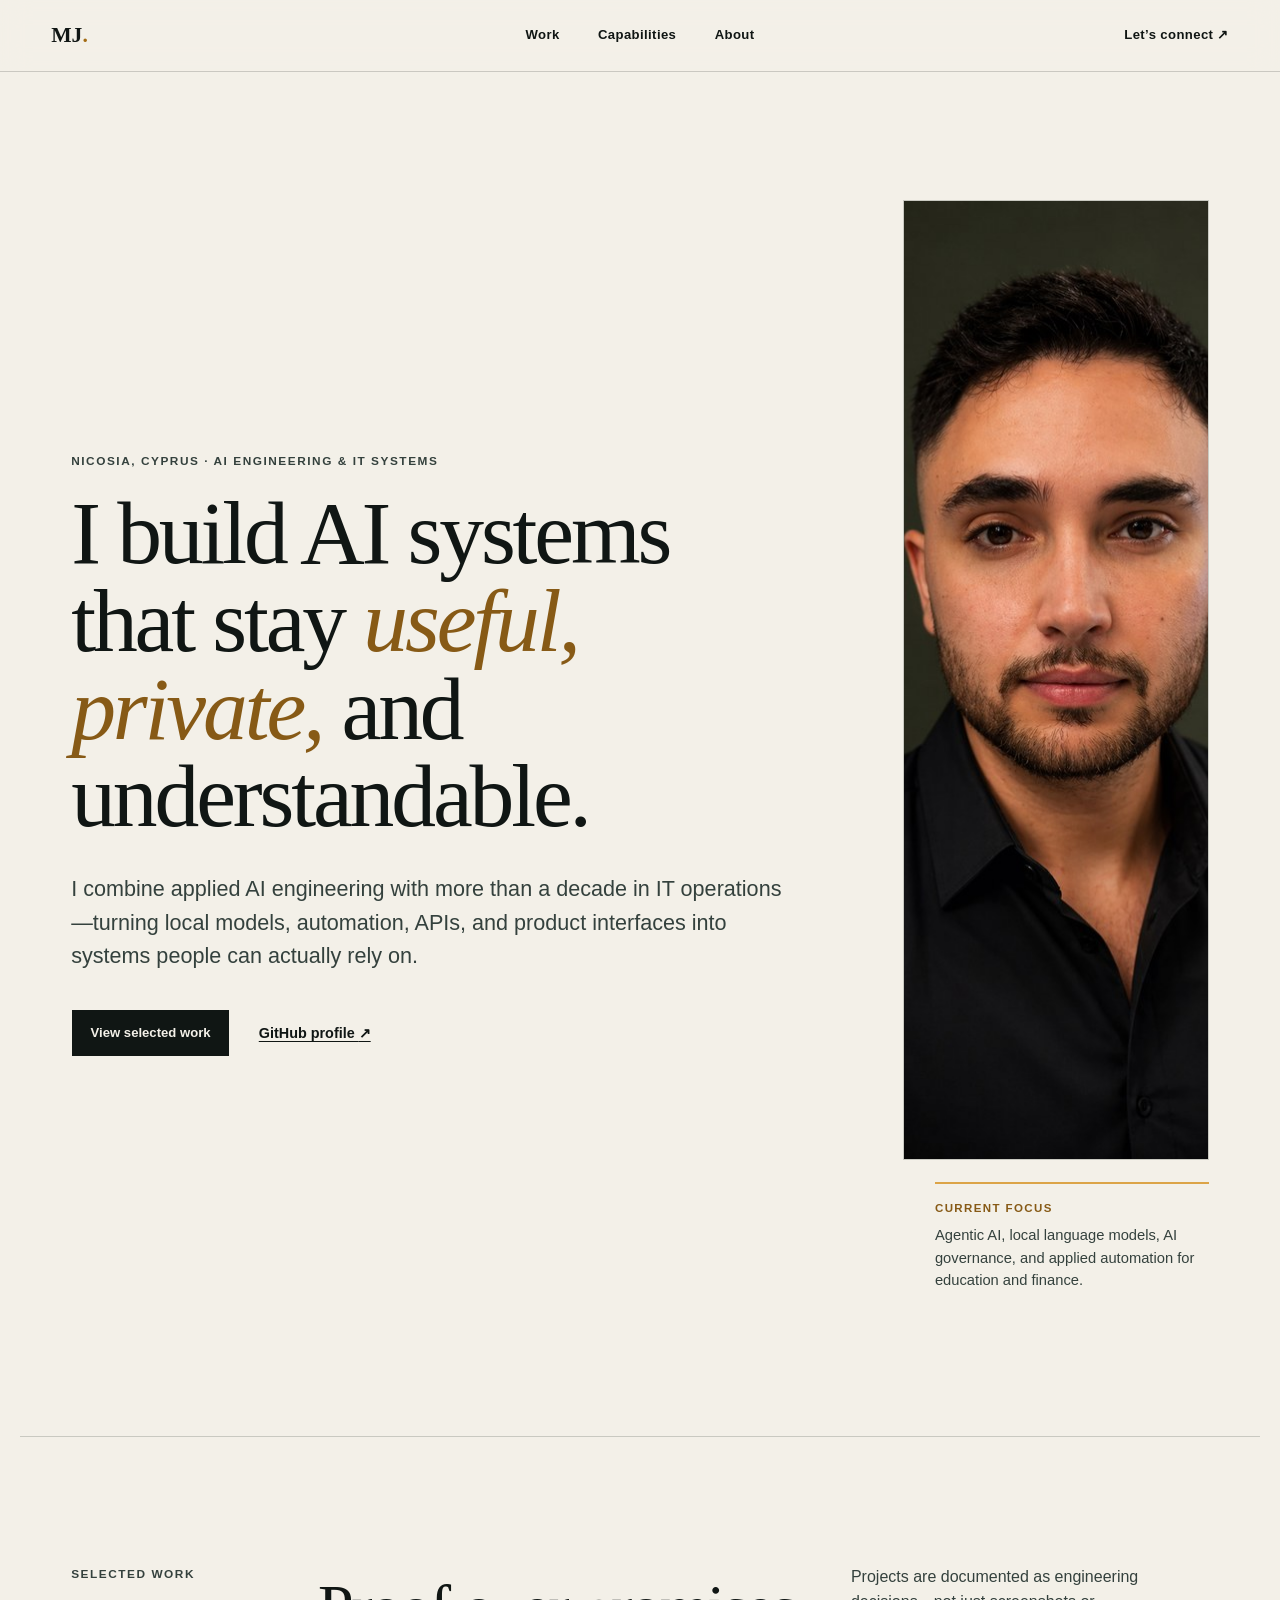
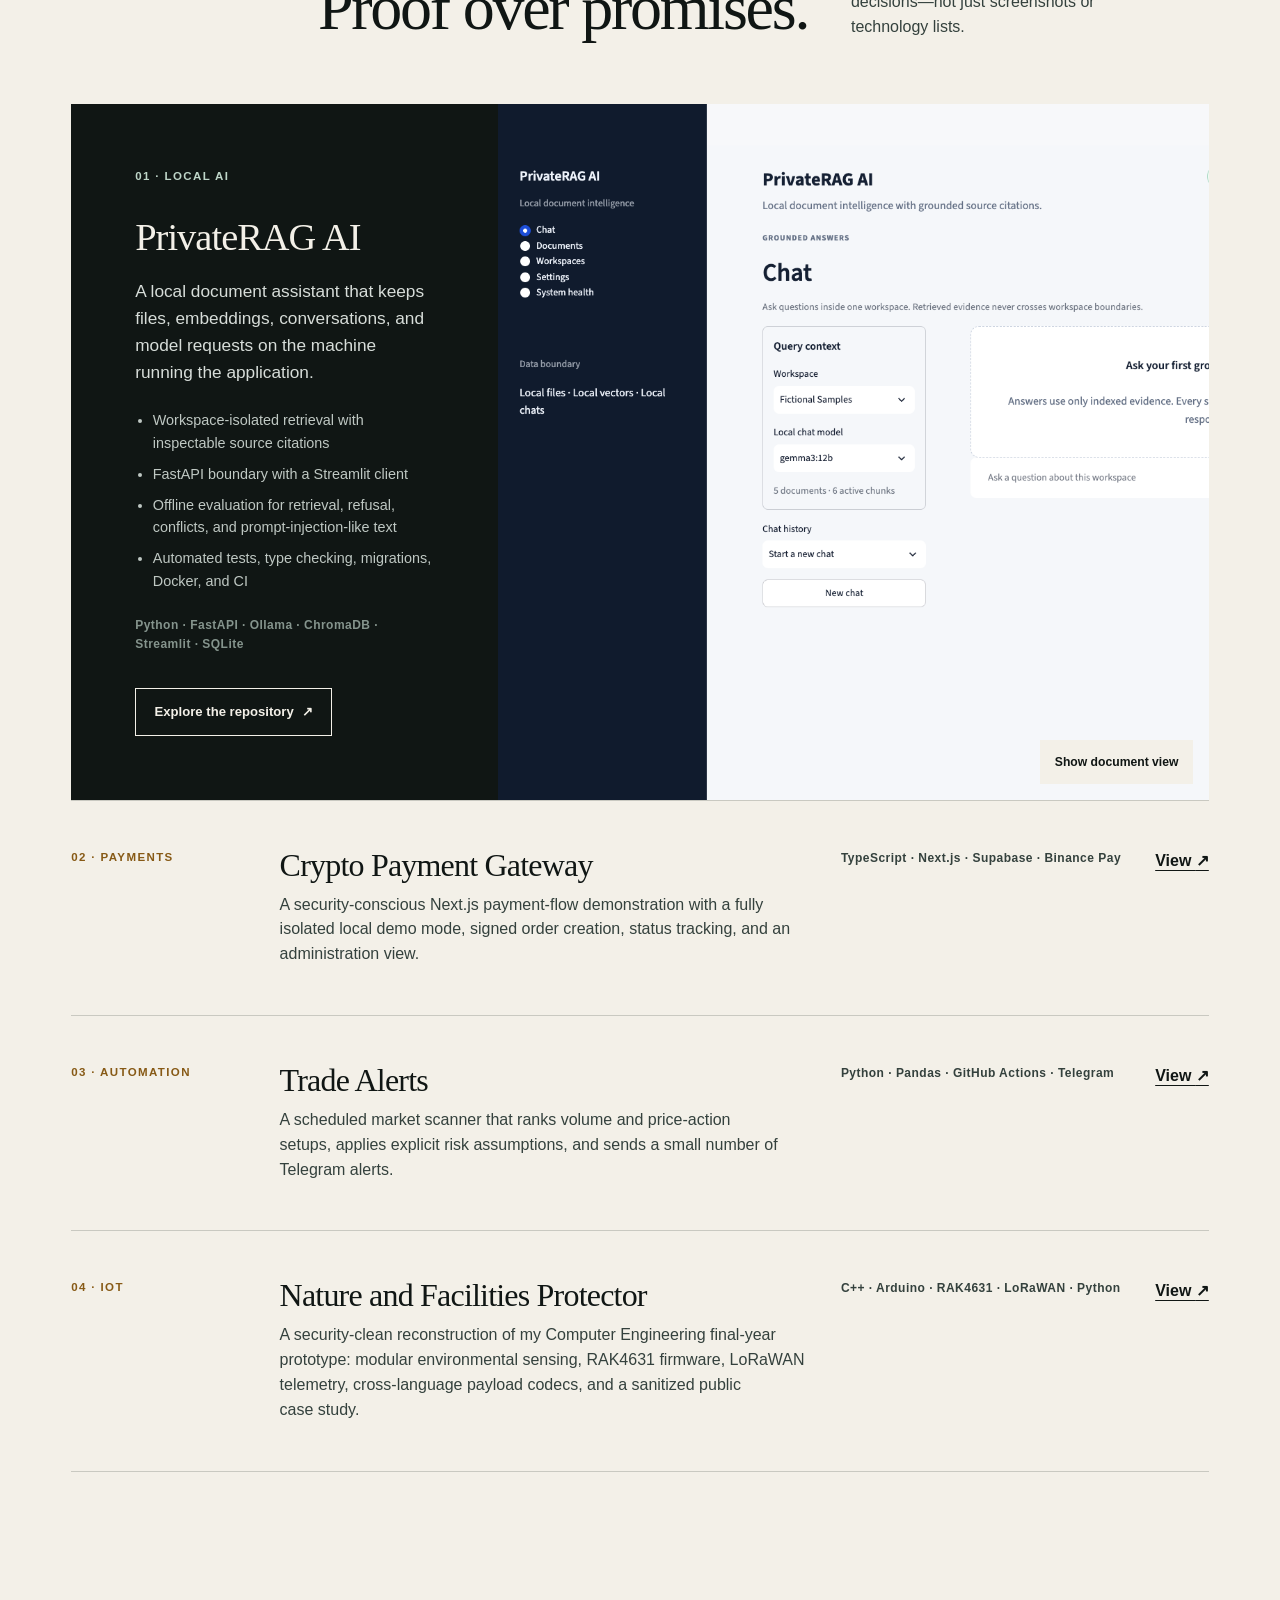
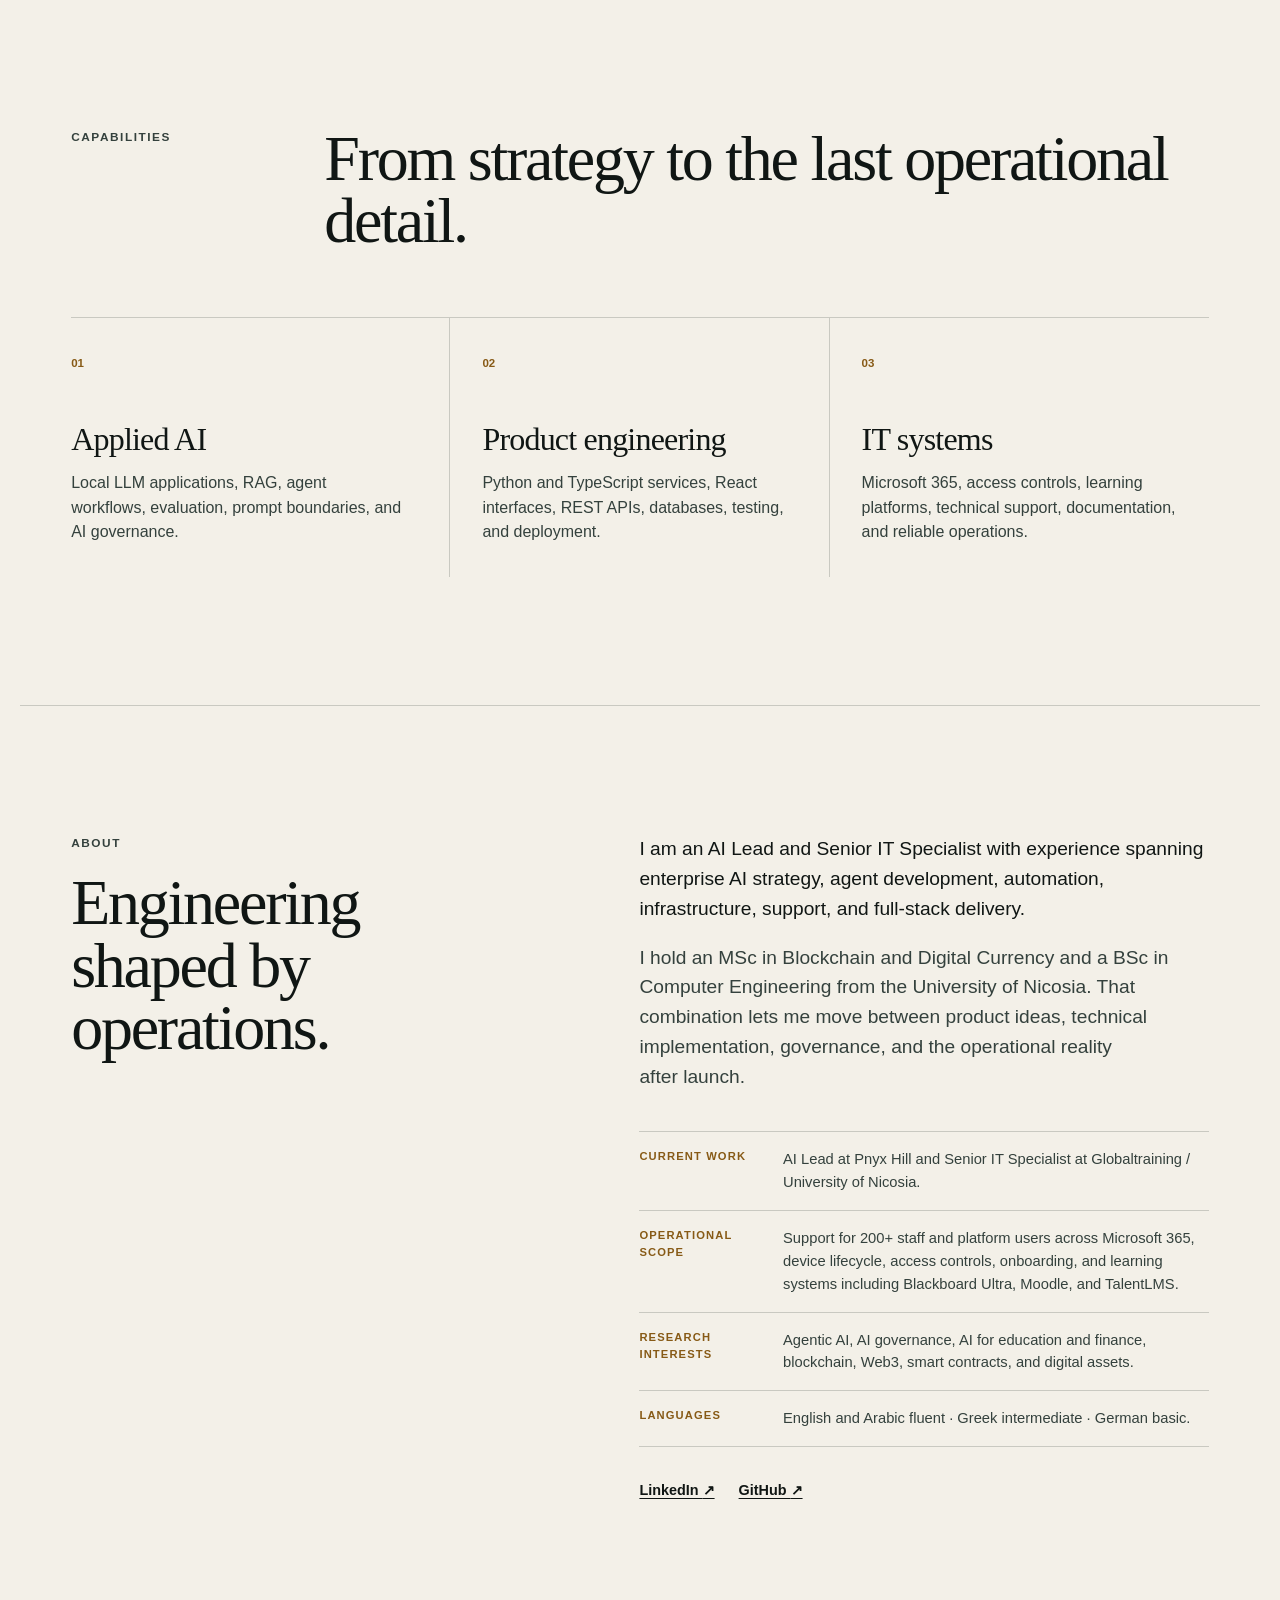
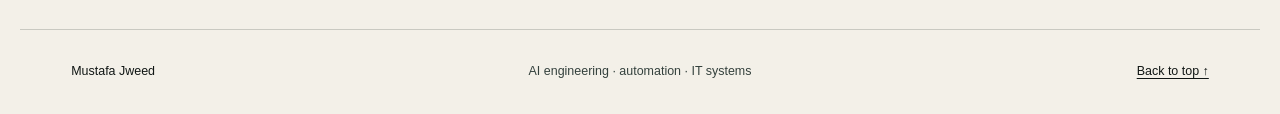
<file: index.html>
<!DOCTYPE html>
<html lang="en">
<head>
  <meta charset="utf-8">
  <meta name="viewport" content="width=device-width, initial-scale=1">
  <meta name="description" content="Mustafa Jweed builds private AI systems, workflow automation, and full-stack products from Nicosia, Cyprus.">
  <meta name="theme-color" content="#101614">
  <meta property="og:title" content="Mustafa Jweed — AI Engineer &amp; IT Systems Specialist">
  <meta property="og:description" content="Private AI systems, workflow automation, and dependable full-stack products.">
  <meta property="og:type" content="website">
  <meta property="og:url" content="https://itstofi.github.io/">
  <meta property="og:image" content="https://itstofi.github.io/assets/social-preview.png">
  <meta property="og:image:width" content="1200">
  <meta property="og:image:height" content="630">
  <meta property="og:image:alt" content="Mustafa Jweed portfolio introduction">
  <meta name="twitter:card" content="summary_large_image">
  <meta name="twitter:title" content="Mustafa Jweed — AI Engineer &amp; IT Systems Specialist">
  <meta name="twitter:description" content="Private AI systems, workflow automation, and dependable full-stack products.">
  <link rel="canonical" href="https://itstofi.github.io/">
  <title>Mustafa Jweed — AI Engineer &amp; IT Systems Specialist</title>
  <link rel="icon" href="assets/favicon.svg" type="image/svg+xml">
  <link rel="stylesheet" href="styles.css">
  <script src="script.js" defer></script>
</head>
<body>
  <a class="skip-link" href="#main">Skip to content</a>
  <header class="site-header" data-header>
    <a class="wordmark" href="#top" aria-label="MJ. — Mustafa Jweed, home">MJ<span>.</span></a>
    <nav aria-label="Primary navigation">
      <a href="#work">Work</a>
      <a href="#capabilities">Capabilities</a>
      <a href="#about">About</a>
    </nav>
    <a class="header-contact" href="https://www.linkedin.com/in/mustafajweed" target="_blank" rel="noreferrer">Let’s connect <span aria-hidden="true">↗</span></a>
  </header>

  <main id="main">
    <section class="hero" id="top" aria-labelledby="hero-title">
      <div class="hero-copy">
        <p class="eyebrow">Nicosia, Cyprus · AI engineering &amp; IT systems</p>
        <h1 id="hero-title">I build AI systems that stay <em>useful, private,</em> and understandable.</h1>
        <p class="hero-lede">I combine applied AI engineering with more than a decade in IT operations—turning local models, automation, APIs, and product interfaces into systems people can actually rely on.</p>
        <div class="hero-actions">
          <a class="button button-primary" href="#work">View selected work</a>
          <a class="text-link" href="https://github.com/itstofi" target="_blank" rel="noreferrer">GitHub profile <span aria-hidden="true">↗</span></a>
        </div>
      </div>
      <aside class="hero-aside" aria-label="Portrait and current focus">
        <img class="hero-portrait" src="assets/mustafa-jweed-portrait.jpg" alt="Portrait of Mustafa Jweed" width="720" height="960">
        <div class="focus-copy">
          <p class="aside-label">Current focus</p>
          <p>Agentic AI, local language models, AI governance, and applied automation for education and finance.</p>
        </div>
      </aside>
    </section>

    <section class="work" id="work" aria-labelledby="work-title">
      <div class="section-heading">
        <p class="eyebrow">Selected work</p>
        <h2 id="work-title">Proof over promises.</h2>
        <p>Projects are documented as engineering decisions—not just screenshots or technology lists.</p>
      </div>

      <article class="featured-project">
        <div class="project-copy">
          <p class="project-index">01 · Local AI</p>
          <h3>PrivateRAG AI</h3>
          <p class="project-summary">A local document assistant that keeps files, embeddings, conversations, and model requests on the machine running the application.</p>
          <ul class="project-points">
            <li>Workspace-isolated retrieval with inspectable source citations</li>
            <li>FastAPI boundary with a Streamlit client</li>
            <li>Offline evaluation for retrieval, refusal, conflicts, and prompt-injection-like text</li>
            <li>Automated tests, type checking, migrations, Docker, and CI</li>
          </ul>
          <p class="stack">Python · FastAPI · Ollama · ChromaDB · Streamlit · SQLite</p>
          <a class="button button-light" href="https://github.com/itstofi/PrivateRAG-AI" target="_blank" rel="noreferrer">Explore the repository <span aria-hidden="true">↗</span></a>
        </div>
        <div class="project-visual">
          <img src="assets/private-rag-workspaces.png" alt="PrivateRAG AI Chat screen with workspace and local model selectors" width="1440" height="1000">
          <button class="visual-toggle" type="button" data-visual-toggle data-view="chat">Show document view</button>
        </div>
      </article>

      <div class="project-list">
        <article class="project-row">
          <p class="project-index">02 · Payments</p>
          <div>
            <h3>Crypto Payment Gateway</h3>
            <p>A security-conscious Next.js payment-flow demonstration with a fully isolated local demo mode, signed order creation, status tracking, and an administration view.</p>
          </div>
          <p class="stack">TypeScript · Next.js · Supabase · Binance Pay</p>
          <a href="https://github.com/itstofi/crypto-payment-gateway" target="_blank" rel="noreferrer" aria-label="View Crypto Payment Gateway on GitHub">View <span aria-hidden="true">↗</span></a>
        </article>
        <article class="project-row">
          <p class="project-index">03 · Automation</p>
          <div>
            <h3>Trade Alerts</h3>
            <p>A scheduled market scanner that ranks volume and price-action setups, applies explicit risk assumptions, and sends a small number of Telegram alerts.</p>
          </div>
          <p class="stack">Python · Pandas · GitHub Actions · Telegram</p>
          <a href="https://github.com/itstofi/trade-alerts" target="_blank" rel="noreferrer" aria-label="View Trade Alerts on GitHub">View <span aria-hidden="true">↗</span></a>
        </article>
        <article class="project-row">
          <p class="project-index">04 · IoT</p>
          <div>
            <h3>Nature and Facilities Protector</h3>
            <p>A security-clean reconstruction of my Computer Engineering final-year prototype: modular environmental sensing, RAK4631 firmware, LoRaWAN telemetry, cross-language payload codecs, and a sanitized public case study.</p>
          </div>
          <p class="stack">C++ · Arduino · RAK4631 · LoRaWAN · Python</p>
          <a href="https://github.com/itstofi/nature-facilities-protector" target="_blank" rel="noreferrer" aria-label="View Nature and Facilities Protector on GitHub">View <span aria-hidden="true">↗</span></a>
        </article>
      </div>
    </section>

    <section class="capabilities" id="capabilities" aria-labelledby="capabilities-title">
      <div class="section-heading">
        <p class="eyebrow">Capabilities</p>
        <h2 id="capabilities-title">From strategy to the last operational detail.</h2>
      </div>
      <div class="capability-columns">
        <div>
          <span>01</span>
          <h3>Applied AI</h3>
          <p>Local LLM applications, RAG, agent workflows, evaluation, prompt boundaries, and AI governance.</p>
        </div>
        <div>
          <span>02</span>
          <h3>Product engineering</h3>
          <p>Python and TypeScript services, React interfaces, REST APIs, databases, testing, and deployment.</p>
        </div>
        <div>
          <span>03</span>
          <h3>IT systems</h3>
          <p>Microsoft 365, access controls, learning platforms, technical support, documentation, and reliable operations.</p>
        </div>
      </div>
    </section>

    <section class="about" id="about" aria-labelledby="about-title">
      <div>
        <p class="eyebrow">About</p>
        <h2 id="about-title">Engineering shaped by operations.</h2>
      </div>
      <div class="about-copy">
        <p>I am an AI Lead and Senior IT Specialist with experience spanning enterprise AI strategy, agent development, automation, infrastructure, support, and full-stack delivery.</p>
        <p>I hold an MSc in Blockchain and Digital Currency and a BSc in Computer Engineering from the University of Nicosia. That combination lets me move between product ideas, technical implementation, governance, and the operational reality after launch.</p>
        <dl class="profile-details">
          <div>
            <dt>Current work</dt>
            <dd>AI Lead at Pnyx Hill and Senior IT Specialist at Globaltraining / University of Nicosia.</dd>
          </div>
          <div>
            <dt>Operational scope</dt>
            <dd>Support for 200+ staff and platform users across Microsoft 365, device lifecycle, access controls, onboarding, and learning systems including Blackboard Ultra, Moodle, and TalentLMS.</dd>
          </div>
          <div>
            <dt>Research interests</dt>
            <dd>Agentic AI, AI governance, AI for education and finance, blockchain, Web3, smart contracts, and digital assets.</dd>
          </div>
          <div>
            <dt>Languages</dt>
            <dd>English and Arabic fluent · Greek intermediate · German basic.</dd>
          </div>
        </dl>
        <div class="about-links">
          <a href="https://www.linkedin.com/in/mustafajweed" target="_blank" rel="noreferrer">LinkedIn <span aria-hidden="true">↗</span></a>
          <a href="https://github.com/itstofi" target="_blank" rel="noreferrer">GitHub <span aria-hidden="true">↗</span></a>
        </div>
      </div>
    </section>
  </main>

  <footer>
    <p>Mustafa Jweed</p>
    <p>AI engineering · automation · IT systems</p>
    <a href="#top">Back to top ↑</a>
  </footer>
</body>
</html>
</file>
<file: styles.css>
:root {
  --ink: #101614;
  --ink-soft: #34413d;
  --paper: #f3f0e8;
  --paper-deep: #e7e1d4;
  --accent: #dca447;
  --mint: #bed5c8;
  --line: rgba(16, 22, 20, 0.18);
  --serif: Charter, "Iowan Old Style", "Palatino Linotype", Georgia, serif;
  --sans: "Avenir Next", Avenir, "Segoe UI", sans-serif;
  --max: 1240px;
  --pad: clamp(1.25rem, 4vw, 4rem);
}

* { box-sizing: border-box; }
html { scroll-behavior: smooth; }
body {
  margin: 0;
  color: var(--ink);
  background: var(--paper);
  font-family: var(--sans);
  font-size: 16px;
  line-height: 1.55;
  -webkit-font-smoothing: antialiased;
}
img { display: block; max-width: 100%; }
a { color: inherit; text-underline-offset: 0.22em; }
button, a { -webkit-tap-highlight-color: transparent; }
:focus-visible {
  outline: 3px solid #6b4512;
  outline-offset: 3px;
  box-shadow: 0 0 0 6px var(--paper);
}

.skip-link {
  position: fixed;
  left: 1rem;
  top: -5rem;
  z-index: 100;
  padding: 0.8rem 1rem;
  background: var(--paper);
  border: 2px solid var(--ink);
}
.skip-link:focus { top: 1rem; }

.site-header {
  position: sticky;
  top: 0;
  z-index: 20;
  width: 100%;
  min-height: 72px;
  display: grid;
  grid-template-columns: 1fr auto 1fr;
  align-items: center;
  gap: 2rem;
  padding: 0 var(--pad);
  background: color-mix(in srgb, var(--paper) 92%, transparent);
  border-bottom: 1px solid var(--line);
  backdrop-filter: blur(14px);
  transition: box-shadow 180ms ease;
}
.site-header.is-scrolled { box-shadow: 0 8px 28px rgba(16, 22, 20, 0.08); }
.wordmark {
  justify-self: start;
  font-family: var(--serif);
  font-size: 1.35rem;
  font-weight: 700;
  text-decoration: none;
}
.wordmark span { color: #a36b13; }
.site-header nav { display: flex; gap: clamp(1rem, 3vw, 2.5rem); }
.site-header nav a, .header-contact {
  font-size: 0.82rem;
  font-weight: 650;
  letter-spacing: 0.03em;
  text-decoration: none;
}
.site-header nav a:hover, .header-contact:hover { text-decoration: underline; }
.header-contact { justify-self: end; }

main { overflow: hidden; }
.hero, .work, .capabilities, .about, footer {
  width: min(100%, var(--max));
  margin-inline: auto;
  padding-inline: var(--pad);
}
.hero {
  min-height: calc(100vh - 72px);
  display: grid;
  grid-template-columns: minmax(0, 1.55fr) minmax(280px, 0.65fr);
  gap: clamp(3rem, 8vw, 8rem);
  align-items: center;
  padding-block: clamp(5rem, 10vw, 9rem);
}
.eyebrow {
  margin: 0 0 1.2rem;
  color: var(--ink-soft);
  font-size: 0.74rem;
  font-weight: 700;
  letter-spacing: 0.13em;
  text-transform: uppercase;
}
h1, h2, h3, p { text-wrap: pretty; }
h1, h2 {
  margin: 0;
  font-family: var(--serif);
  font-weight: 500;
  letter-spacing: -0.035em;
  line-height: 0.98;
}
h1 { max-width: 920px; font-size: clamp(3.25rem, 7vw, 7rem); }
h1 em { color: #875a16; font-weight: 500; }
.hero-lede {
  max-width: 720px;
  margin: 2rem 0 0;
  color: var(--ink-soft);
  font-size: clamp(1.08rem, 2vw, 1.35rem);
}
.hero-actions { display: flex; align-items: center; gap: 1.8rem; margin-top: 2.25rem; }
.button {
  min-height: 48px;
  display: inline-flex;
  align-items: center;
  justify-content: center;
  gap: 0.5rem;
  padding: 0.75rem 1.15rem;
  border: 1px solid currentColor;
  font-size: 0.82rem;
  font-weight: 700;
  text-decoration: none;
  transition: transform 160ms ease, background 160ms ease;
}
.button:hover { transform: translateY(-2px); }
.button-primary { color: var(--paper); background: var(--ink); }
.button-primary:hover { background: #27342f; }
.text-link { font-size: 0.9rem; font-weight: 650; }
.hero-aside { align-self: end; padding-bottom: 1rem; }
.hero-portrait {
  width: 100%;
  aspect-ratio: 3 / 4;
  object-fit: cover;
  object-position: center top;
  border: 1px solid var(--line);
}
.focus-copy { margin: 1.4rem 0 0 clamp(0rem, 3vw, 2rem); padding-top: 1rem; border-top: 2px solid var(--accent); }
.aside-label { margin: 0 0 0.35rem; color: #875a16; font-size: 0.72rem; font-weight: 750; text-transform: uppercase; letter-spacing: 0.12em; }
.hero-aside p:last-child { margin: 0; color: var(--ink-soft); font-size: 0.92rem; }

.work {
  padding-block: clamp(6rem, 10vw, 10rem);
  border-top: 1px solid var(--line);
}
.section-heading { display: grid; grid-template-columns: 0.6fr 1.4fr 1fr; gap: 2rem; align-items: end; margin-bottom: 4rem; }
.section-heading .eyebrow { align-self: start; }
h2 { font-size: clamp(2.7rem, 5vw, 5rem); }
.section-heading > p:last-child { margin: 0; color: var(--ink-soft); }
.featured-project {
  display: grid;
  grid-template-columns: minmax(300px, 0.75fr) minmax(0, 1.25fr);
  gap: 0;
  color: var(--paper);
  background: var(--ink);
}
.project-copy { padding: clamp(2rem, 5vw, 4.5rem); }
.project-index { margin: 0 0 2rem; color: var(--mint); font-size: 0.72rem; font-weight: 750; letter-spacing: 0.12em; text-transform: uppercase; }
.project-copy h3, .project-row h3, .capability-columns h3 {
  margin: 0;
  font-family: var(--serif);
  font-size: clamp(2rem, 3vw, 3.5rem);
  line-height: 1;
  font-weight: 500;
  letter-spacing: -0.025em;
}
.project-summary { margin: 1.4rem 0; font-size: 1.08rem; color: #d7ddd9; }
.project-points { margin: 1.5rem 0; padding-left: 1.1rem; color: #bfc8c3; font-size: 0.9rem; }
.project-points li + li { margin-top: 0.55rem; }
.stack { color: #85948d; font-size: 0.75rem; font-weight: 700; letter-spacing: 0.04em; }
.button-light { margin-top: 1.4rem; color: var(--paper); }
.project-visual { position: relative; min-height: 620px; overflow: hidden; background: #202c28; }
.project-visual img { position: absolute; inset: 0; width: 100%; height: 100%; object-fit: cover; object-position: left top; transition: opacity 180ms ease; }
.visual-toggle {
  position: absolute;
  right: 1rem;
  bottom: 1rem;
  min-height: 44px;
  padding: 0.65rem 0.9rem;
  color: var(--ink);
  background: var(--paper);
  border: 0;
  font: 700 0.76rem var(--sans);
  cursor: pointer;
}
.project-list { border-bottom: 1px solid var(--line); }
.project-row {
  display: grid;
  grid-template-columns: 0.5fr 1.5fr 0.8fr auto;
  gap: 2rem;
  align-items: start;
  padding: 3rem 0;
  border-top: 1px solid var(--line);
}
.project-row .project-index { margin: 0; color: #875a16; }
.project-row h3 { font-size: clamp(1.7rem, 2.5vw, 2.6rem); }
.project-row div p { max-width: 650px; margin: 0.75rem 0 0; color: var(--ink-soft); }
.project-row .stack { margin: 0; color: var(--ink-soft); }
.project-row > a { font-weight: 700; }

.capabilities { padding-block: clamp(6rem, 10vw, 10rem); }
.capabilities .section-heading { grid-template-columns: 0.6fr 2.4fr; }
.capability-columns { display: grid; grid-template-columns: repeat(3, 1fr); border-top: 1px solid var(--line); }
.capability-columns > div { padding: 2rem 2rem 1rem 0; border-right: 1px solid var(--line); }
.capability-columns > div + div { padding-left: 2rem; }
.capability-columns > div:last-child { border-right: 0; }
.capability-columns span { color: #875a16; font-size: 0.72rem; font-weight: 750; }
.capability-columns h3 { margin-top: 3rem; font-size: 2rem; }
.capability-columns p { color: var(--ink-soft); }

.about {
  display: grid;
  grid-template-columns: 0.9fr 1.1fr;
  gap: clamp(3rem, 8vw, 8rem);
  padding-block: clamp(6rem, 10vw, 10rem);
  border-top: 1px solid var(--line);
}
.about-copy { max-width: 680px; font-size: clamp(1.05rem, 1.5vw, 1.25rem); }
.about-copy p { margin-top: 0; }
.about-copy p + p { color: var(--ink-soft); }
.profile-details { margin: 2.5rem 0 0; border-top: 1px solid var(--line); font-size: 0.92rem; }
.profile-details > div { display: grid; grid-template-columns: 0.45fr 1.55fr; gap: 1.25rem; padding: 1rem 0; border-bottom: 1px solid var(--line); }
.profile-details dt { color: #875a16; font-size: 0.7rem; font-weight: 750; letter-spacing: 0.1em; text-transform: uppercase; }
.profile-details dd { margin: 0; color: var(--ink-soft); }
.about-links { display: flex; gap: 1.5rem; margin-top: 2rem; font-size: 0.9rem; font-weight: 700; }

footer {
  display: grid;
  grid-template-columns: 1fr auto 1fr;
  align-items: center;
  gap: 1rem;
  padding-block: 2rem;
  border-top: 1px solid var(--line);
  font-size: 0.78rem;
}
footer p { margin: 0; }
footer p:nth-child(2) { color: var(--ink-soft); }
footer a { justify-self: end; }

@media (max-width: 900px) {
  .site-header { grid-template-columns: 1fr; }
  .wordmark, .header-contact { display: none; }
  .site-header nav {
    position: static;
    min-height: 58px;
    display: flex;
    align-items: center;
    justify-content: space-around;
    gap: 0;
    padding: 0.5rem 0;
  }
  .site-header nav a { min-height: 44px; display: inline-flex; align-items: center; padding: 0 0.75rem; }
  .hero { grid-template-columns: 1fr; min-height: auto; }
  .hero-aside { display: grid; grid-template-columns: minmax(220px, 0.9fr) minmax(260px, 1.1fr); align-items: end; gap: 2rem; }
  .focus-copy { margin: 0; }
  .section-heading { grid-template-columns: 1fr; }
  .featured-project { grid-template-columns: 1fr; }
  .project-visual { min-height: 480px; }
  .project-row { grid-template-columns: 0.35fr 1.65fr auto; }
  .project-row .stack { grid-column: 2; }
  .capabilities .section-heading { grid-template-columns: 1fr; }
  .capability-columns { grid-template-columns: 1fr; }
  .capability-columns > div, .capability-columns > div + div { padding: 2rem 0; border-right: 0; border-bottom: 1px solid var(--line); }
  .capability-columns h3 { margin-top: 1rem; }
  .about { grid-template-columns: 1fr; }
}

@media (max-width: 600px) {
  .site-header { min-height: 64px; }
  .hero { padding-top: 4rem; }
  h1 { font-size: clamp(3rem, 15vw, 4.4rem); }
  .hero-actions { align-items: flex-start; flex-direction: column; }
  .hero-aside { grid-template-columns: 1fr; gap: 1.5rem; }
  .focus-copy { margin-left: 0; }
  .project-visual { min-height: 330px; }
  .project-row { grid-template-columns: 1fr auto; gap: 1rem; }
  .project-row .project-index, .project-row .stack { grid-column: 1 / -1; }
  .project-row > div { grid-column: 1 / -1; }
  .profile-details > div { grid-template-columns: 1fr; gap: 0.4rem; }
  footer { grid-template-columns: 1fr auto; }
  footer p:nth-child(2) { display: none; }
}

@media (prefers-reduced-motion: reduce) {
  html { scroll-behavior: auto; }
  *, *::before, *::after { animation-duration: 0.01ms !important; transition-duration: 0.01ms !important; }
}
</file>
